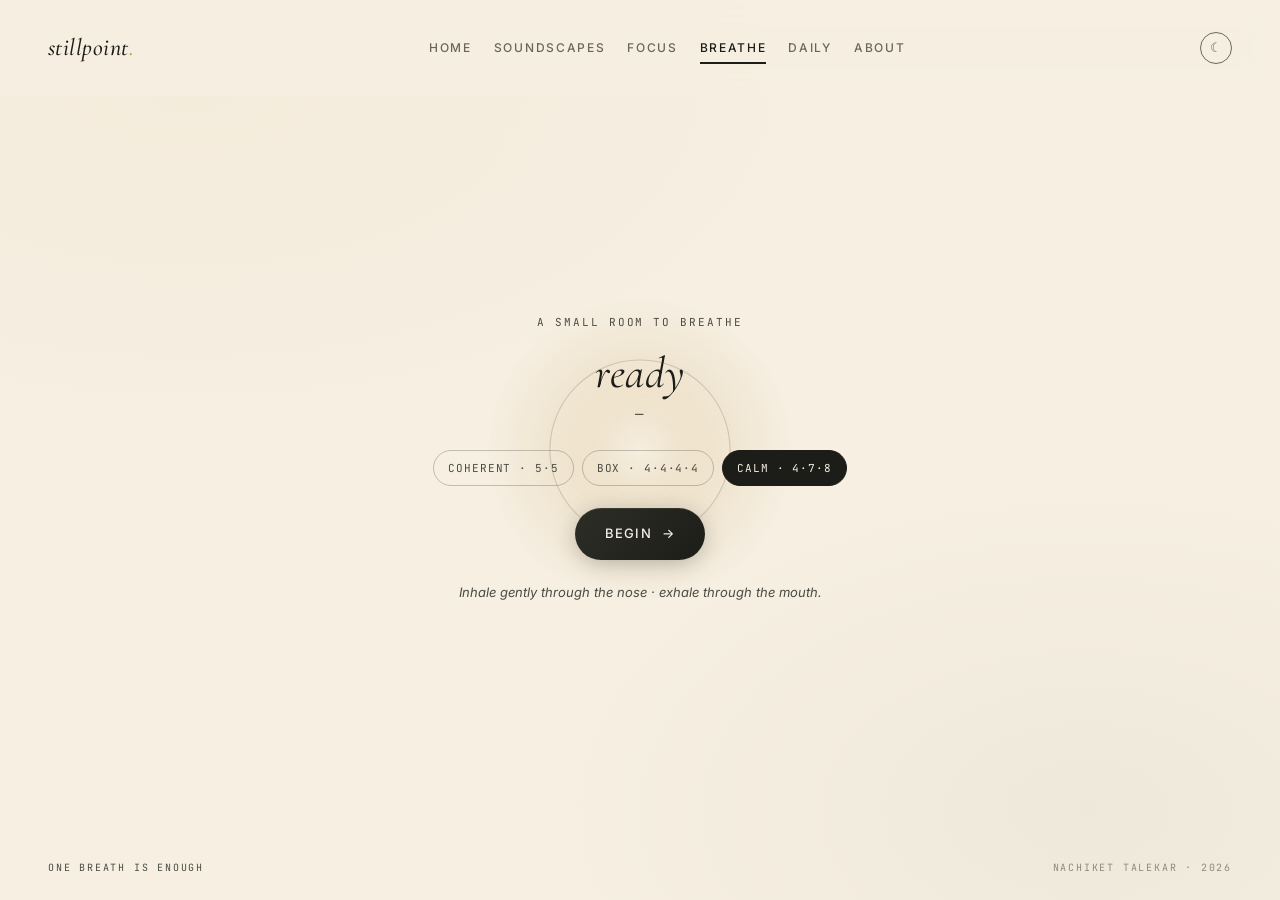
<file: breathe/index.html>
<!doctype html>
<html lang="en">
<head>
<meta charset="utf-8" />
<meta name="viewport" content="width=device-width, initial-scale=1, viewport-fit=cover" />
<title>Breathe — Stillpoint</title>
<meta name="description" content="A guided breathing room. One minute, three minutes, or as long as you stay. Pick a rhythm, follow the circle." />
<meta name="theme-color" content="#f6efe2" />
<link rel="icon" href="/favicon.svg" type="image/svg+xml" />
<meta property="og:title" content="Breathe — Stillpoint" />
<meta property="og:description" content="A guided breathing room. Pick a rhythm, follow the circle." />
<meta property="og:image" content="https://thestillpoint.in/og-preview.png" />
<meta property="og:url" content="https://thestillpoint.in/breathe" />
<meta property="og:type" content="website" />
<meta name="twitter:card" content="summary_large_image" />
<link rel="canonical" href="https://thestillpoint.in/breathe" />
<link rel="preconnect" href="https://fonts.googleapis.com" />
<link rel="preconnect" href="https://fonts.gstatic.com" crossorigin />
<link href="https://fonts.googleapis.com/css2?family=Cormorant+Garamond:ital,wght@0,400;0,500;1,400;1,500&family=Inter:wght@400;500;600&family=JetBrains+Mono:wght@400;500&display=swap" rel="stylesheet" />
<link rel="stylesheet" href="/css/style.css" />
</head>
<body data-page="breathe">

<div class="boot" id="boot" aria-hidden="true"><span class="boot__dot"></span></div>

<nav class="nav" id="nav">
  <a class="nav__brand" href="/">stillpoint<span>.</span></a>
  <div class="nav__links">
    <a href="/">Home</a>
    <a href="/soundscapes/">Soundscapes</a>
    <a href="/focus/">Focus</a>
    <a href="/breathe/" class="is-active">Breathe</a>
    <a href="/daily/">Daily</a>
    <a href="/about/">About</a>
  </div>
  <div class="nav__actions">
    <button class="nav__theme" id="navTheme" aria-label="Toggle theme">☾</button>
    <button class="nav__menu" id="navMenu" aria-label="Menu">≡</button>
  </div>
</nav>


<main class="breathe">
  <canvas class="breathe__canvas" id="breatheCanvas"></canvas>

  <div class="breathe__panel">
    <p class="breathe__eyebrow">A small room to breathe</p>
    <div class="breathe__phase" id="breathePhase">ready</div>
    <div class="breathe__count" id="breatheCount">—</div>

    <div class="breathe__patterns">
      <button class="breathe__chip" data-pattern="coherent">Coherent · 5·5</button>
      <button class="breathe__chip" data-pattern="box">Box · 4·4·4·4</button>
      <button class="breathe__chip is-active" data-pattern="478">Calm · 4·7·8</button>
    </div>

    <div class="breathe__controls">
      <button class="btn btn--primary" id="breatheToggle">Begin <span class="arrow">→</span></button>
    </div>

    <p class="breathe__hint" id="breatheHint">Inhale gently through the nose · exhale through the mouth.</p>
  </div>
</main>

<div class="bottom-line">
  <span>ONE BREATH IS ENOUGH</span>
  <span class="credit">Nachiket Talekar · 2026</span>
</div>

<script type="module" src="/js/breathe.js"></script>
<script type="module" src="/js/theme.js"></script>
<script type="module" src="/js/page.js"></script>
</body>
</html>
</file>
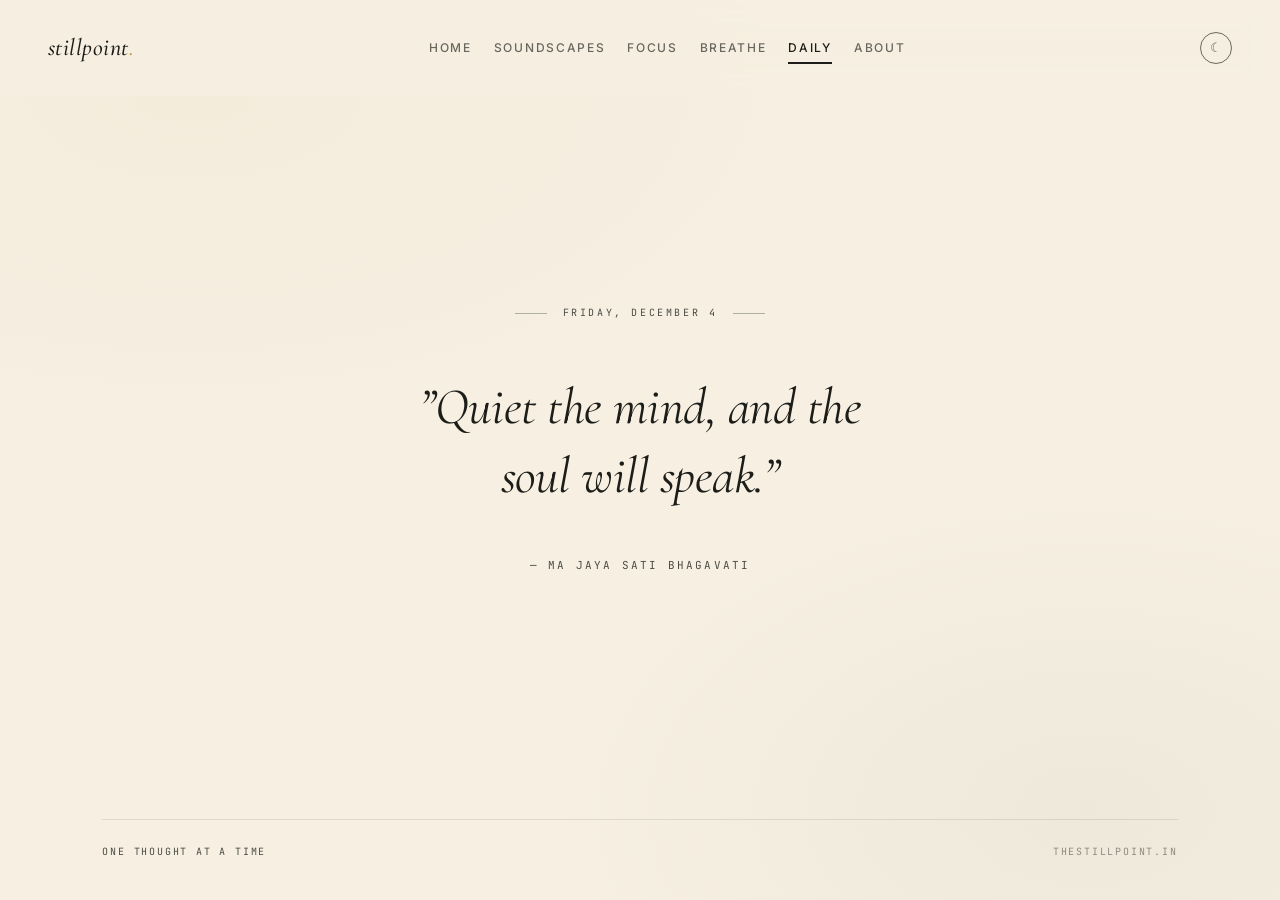
<file: daily/index.html>
<!doctype html>
<html lang="en">
<head>
<meta charset="utf-8" />
<meta name="viewport" content="width=device-width, initial-scale=1, viewport-fit=cover" />
<title>Daily — Stillpoint</title>
<meta name="description" content="One quiet thought for today." />
<meta name="theme-color" content="#f6efe2" />
<link rel="icon" href="/favicon.svg" type="image/svg+xml" />
<meta property="og:title" content="Daily — Stillpoint" />
<meta property="og:description" content="One quiet thought for today." />
<meta property="og:image" content="https://thestillpoint.in/og-preview.png" />
<meta property="og:url" content="https://thestillpoint.in/daily" />
<meta property="og:type" content="website" />
<meta name="twitter:card" content="summary_large_image" />
<link rel="canonical" href="https://thestillpoint.in/daily" />
<link rel="preconnect" href="https://fonts.googleapis.com" />
<link rel="preconnect" href="https://fonts.gstatic.com" crossorigin />
<link href="https://fonts.googleapis.com/css2?family=Cormorant+Garamond:ital,wght@0,400;0,500;1,400;1,500&family=Inter:wght@400;500;600&family=JetBrains+Mono:wght@400;500&display=swap" rel="stylesheet" />
<link rel="stylesheet" href="/css/style.css" />
</head>
<body data-page="daily">

<div class="boot" id="boot" aria-hidden="true"><span class="boot__dot"></span></div>

<nav class="nav" id="nav">
  <a class="nav__brand" href="/">stillpoint<span>.</span></a>
  <div class="nav__links">
    <a href="/">Home</a>
    <a href="/soundscapes/">Soundscapes</a>
    <a href="/focus/">Focus</a>
    <a href="/breathe/">Breathe</a>
    <a href="/daily/" class="is-active">Daily</a>
    <a href="/about/">About</a>
  </div>
  <div class="nav__actions">
    <button class="nav__theme" id="navTheme" aria-label="Toggle theme">☾</button>
    <button class="nav__menu" id="navMenu" aria-label="Menu">≡</button>
  </div>
</nav>

<main>
  <div id="daily" class="daily-page">
    <p class="daily-page__eyebrow daily__date"></p>
    <p class="daily__text"></p>
    <p class="daily__author"></p>
  </div>
</main>

<div class="bottom-line">
  <span>ONE THOUGHT AT A TIME</span>
  <span class="credit">thestillpoint.in</span>
</div>

<script type="module" src="/js/daily.js"></script>
<script type="module" src="/js/theme.js"></script>
<script type="module" src="/js/page.js"></script>
</body>
</html>
</file>
<file: css/style.css>
/* Stillpoint — design system */

:root {
  --cream: #f6efe2;
  --cream-2: #ede5d0;
  --sage: #8a9a73;
  --sage-deep: #5e6e4a;
  --ochre: #c4a050;
  --terracotta: #b46a4a;
  --ink: #1c1d18;
  --ink-soft: #4a4b44;
  --hairline: rgba(28, 29, 24, 0.10);
  --hairline-strong: rgba(28, 29, 24, 0.24);
  --shadow-soft: 0 32px 64px -32px rgba(28, 29, 24, 0.16);
  --shadow-card: 0 28px 56px -24px rgba(28, 29, 24, 0.28);
  --shadow-hover: 0 48px 80px -24px rgba(28, 29, 24, 0.38);

  --font-display: "Cormorant Garamond", "Iowan Old Style", "Apple Garamond", Georgia, serif;
  --font-body: "Inter", -apple-system, BlinkMacSystemFont, "Segoe UI", sans-serif;
  --font-mono: "JetBrains Mono", ui-monospace, "SF Mono", Menlo, monospace;
}

* { box-sizing: border-box; margin: 0; padding: 0; }

html, body {
  background: var(--cream);
  background-image:
    radial-gradient(ellipse 80% 60% at 15% 10%, rgba(196, 160, 80, 0.05) 0%, transparent 60%),
    radial-gradient(ellipse 70% 60% at 85% 90%, rgba(94, 110, 74, 0.05) 0%, transparent 60%);
  color: var(--ink);
  font-family: var(--font-body);
  font-size: 16px;
  line-height: 1.65;
  -webkit-font-smoothing: antialiased;
  -moz-osx-font-smoothing: grayscale;
  overflow-x: hidden;
}

a { color: inherit; text-decoration: none; }
button { font: inherit; color: inherit; background: none; border: none; cursor: pointer; }
canvas { display: block; }

::selection { background: var(--ochre); color: var(--cream); }

/* ─── Keyboard focus styles ─── */
:focus-visible {
  outline: 2px solid var(--ochre);
  outline-offset: 3px;
  border-radius: 4px;
}
.btn:focus-visible {
  outline: 2px solid var(--ochre);
  outline-offset: 5px;
  border-radius: 999px;
}
.scape:focus-visible {
  outline: 2px solid var(--ochre);
  outline-offset: 4px;
  border-radius: 24px;
}
.nav__links a:focus-visible {
  outline: 2px solid var(--ochre);
  outline-offset: 3px;
  border-radius: 2px;
}

/* ─── WebGL fallback (no-webgl class added by page.js) ─── */
.no-webgl #stage,
.no-webgl .scene-stage {
  background: linear-gradient(to bottom, #f8f3ec 0%, #f0e4c8 48%, #e8d4a8 100%);
}

/* ─── Cursor pulse loader ─── */
.boot {
  position: fixed; inset: 0; background: var(--cream);
  z-index: 1000; display: grid; place-items: center;
  transition: opacity 1s ease 0.2s, visibility 0s linear 1.2s;
}
.boot.hidden { opacity: 0; visibility: hidden; }
.boot__dot {
  width: 14px; height: 14px; border-radius: 50%;
  background: transparent;
  border: 1.5px solid var(--sage-deep);
  animation: pulse 2s ease-in-out infinite;
}
@keyframes pulse {
  0%, 100% { transform: scale(0.8); opacity: 0.4; }
  50% { transform: scale(1.3); opacity: 1; }
}

/* ─── Navigation ─── */
.nav {
  position: fixed; top: 0; left: 0; right: 0;
  display: flex; align-items: center; justify-content: space-between;
  padding: 28px 48px;
  z-index: 50;
  mix-blend-mode: difference;
  color: #f6efe2;
}
.nav__brand {
  font-family: var(--font-display);
  font-style: italic;
  font-size: 24px;
  font-weight: 500;
  letter-spacing: 0.02em;
}
.nav__brand span { color: var(--ochre); }
.nav__links {
  display: flex; gap: 22px;
  font-size: 12px;
  letter-spacing: 0.14em;
  text-transform: uppercase;
  font-weight: 500;
}
.nav__menu {
  display: none;
  width: 36px; height: 36px;
  border-radius: 50%;
  background: rgba(34,35,31,0.82);
  backdrop-filter: blur(8px);
  -webkit-backdrop-filter: blur(8px);
  color: #f6efe2;
  align-items: center; justify-content: center;
  font-size: 15px;
  transition: background 0.3s;
}
.nav.is-open .nav__links {
  display: flex; flex-direction: column;
  position: absolute; top: 64px; right: 18px;
  gap: 14px;
  background: rgba(26, 27, 22, 0.96);
  backdrop-filter: blur(20px) saturate(120%);
  -webkit-backdrop-filter: blur(20px) saturate(120%);
  color: #f6efe2;
  padding: 20px 26px;
  border-radius: 20px;
  font-size: 12px;
  mix-blend-mode: normal;
  box-shadow: 0 16px 48px -8px rgba(0,0,0,0.28);
}
.nav__links a {
  position: relative;
  padding: 4px 0;
  transition: opacity 0.3s ease;
}
.nav__links a::after {
  content: ""; position: absolute; left: 0; right: 0; bottom: -2px;
  height: 1.5px; background: currentColor;
  transform: scaleX(0); transform-origin: left;
  transition: transform 0.5s cubic-bezier(0.7, 0, 0.2, 1);
}
.nav__links a:hover::after,
.nav__links a.is-active::after { transform: scaleX(1); }
.nav__links a.is-active { opacity: 1; }
.nav__links a { opacity: 0.65; }
.nav__links a:hover { opacity: 1; }

@media (max-width: 820px) {
  .nav {
    padding: 14px 22px;
    mix-blend-mode: normal;
    color: var(--ink);
    background: linear-gradient(to bottom,
      rgba(246, 239, 226, 0.92) 0%,
      rgba(246, 239, 226, 0.7) 70%,
      rgba(246, 239, 226, 0) 100%);
    backdrop-filter: blur(8px);
    -webkit-backdrop-filter: blur(8px);
  }
  .nav__brand { font-size: 20px; }
  .nav__menu { display: flex; }
  .nav__links { display: none; }
  .nav.is-open { color: #f6efe2; background: transparent; backdrop-filter: none; -webkit-backdrop-filter: none; }
}

/* ─── Page scaffolding ─── */
.scene-stage {
  position: relative;
  width: 100vw;
  height: 100vh;
  height: 100svh;
  overflow: hidden;
}
.scene-stage canvas {
  position: absolute; inset: 0;
  width: 100%; height: 100%;
}

.overlay {
  position: relative;
  z-index: 5;
  height: 100%;
  display: flex;
  flex-direction: column;
  justify-content: flex-end;
  padding: 0 8vw max(12vh, calc(88px + env(safe-area-inset-bottom, 0px)));
  pointer-events: none;
}
.overlay > * { pointer-events: auto; }
.overlay::before {
  content: ""; position: absolute; inset: 0;
  background: linear-gradient(to bottom,
    rgba(246, 239, 226, 0) 35%,
    rgba(246, 239, 226, 0.40) 72%,
    rgba(246, 239, 226, 0.68) 100%);
  pointer-events: none;
  z-index: -1;
}
@media (max-width: 720px) {
  .overlay { padding: 0 28px calc(96px + env(safe-area-inset-bottom, 0px)); }
}

.eyebrow {
  font-size: 11px;
  letter-spacing: 0.32em;
  text-transform: uppercase;
  color: var(--ink-soft);
  margin-bottom: 24px;
  font-weight: 500;
}
.eyebrow::before {
  content: ""; display: inline-block;
  width: 28px; height: 1px;
  background: var(--ink-soft);
  vertical-align: middle;
  margin-right: 12px;
}

.display {
  font-family: var(--font-display);
  font-weight: 400;
  font-size: clamp(48px, 9vw, 132px);
  line-height: 0.95;
  letter-spacing: -0.02em;
  color: var(--ink);
  max-width: 14ch;
}
.display em {
  font-style: italic;
  color: var(--ochre);
}

.lede {
  margin-top: 24px;
  font-size: clamp(15px, 1.2vw, 18px);
  max-width: 44ch;
  color: var(--ink-soft);
  line-height: 1.7;
}

.cta-row {
  margin-top: 36px;
  display: flex; gap: 14px; flex-wrap: wrap;
}

.btn {
  display: inline-flex; align-items: center; gap: 10px;
  padding: 15px 30px;
  border-radius: 999px;
  font-size: 13px;
  letter-spacing: 0.10em;
  text-transform: uppercase;
  font-weight: 500;
  transition: all 0.5s cubic-bezier(0.7, 0, 0.2, 1);
}
@media (max-width: 720px) {
  .btn { padding: 13px 24px; font-size: 11.5px; letter-spacing: 0.10em; gap: 8px; }
  .cta-row { gap: 12px; margin-top: 32px; }
  .display { font-size: clamp(40px, 11.5vw, 72px) !important; }
  .lede { margin-top: 22px; font-size: 14.5px; line-height: 1.70; }
  .eyebrow { margin-bottom: 20px; font-size: 10px; }
}
.btn--primary {
  background: linear-gradient(135deg, #2c2e26 0%, var(--ink) 100%);
  color: var(--cream);
  box-shadow: 0 4px 24px -4px rgba(28,29,24,0.36), 0 1px 0 rgba(255,255,255,0.08) inset;
}
.btn--primary:hover {
  background: linear-gradient(135deg, var(--sage-deep) 0%, #4a5838 100%);
  transform: translateY(-2px);
  box-shadow: 0 10px 32px -4px rgba(94,110,74,0.42), 0 1px 0 rgba(255,255,255,0.08) inset;
}
.btn--primary:active { transform: translateY(0); }
.btn--ghost {
  border: 1px solid var(--hairline-strong);
  color: var(--ink);
  background: rgba(246, 239, 226, 0.45);
  backdrop-filter: blur(8px);
  -webkit-backdrop-filter: blur(8px);
}
.btn--ghost:hover {
  border-color: var(--ink);
  background: rgba(246, 239, 226, 0.75);
  transform: translateY(-2px);
}
.btn--ghost:active { transform: translateY(0); }
.btn .arrow {
  transition: transform 0.4s cubic-bezier(0.7, 0, 0.2, 1);
}
.btn:hover .arrow { transform: translateX(4px); }

/* ─── Page indicator (below brand, left) ─── */
.indicator {
  position: fixed; top: 82px; left: 48px;
  font-family: var(--font-mono);
  font-size: 11px;
  letter-spacing: 0.14em;
  color: var(--ink-soft);
  z-index: 30;
}
.indicator span { color: var(--ink); }

@media (max-width: 820px) {
  .indicator { display: none; }
}

/* ─── Footer / bottom credit ─── */
.bottom-line {
  position: fixed;
  left: 48px; right: 48px;
  bottom: max(24px, env(safe-area-inset-bottom, 24px));
  display: flex; justify-content: space-between; align-items: center;
  font-family: var(--font-mono);
  font-size: 10px;
  letter-spacing: 0.18em;
  text-transform: uppercase;
  color: var(--ink-soft);
  z-index: 40;
  pointer-events: none;
}
/* Scrollable pages: let the credit live in document flow at the end */
body[data-page="soundscapes"] .bottom-line,
body[data-page="about"] .bottom-line {
  position: static;
  padding-top: 24px;
  border-top: 1px solid var(--hairline);
}
body[data-page="soundscapes"] .bottom-line {
  margin: 48px 8vw 40px;
}
body[data-page="about"] .bottom-line {
  margin: 0 8vw 40px;
}
@media (max-width: 720px) {
  body[data-page="soundscapes"] .bottom-line {
    margin: 52px 24px 44px;
  }
  body[data-page="about"] .bottom-line {
    margin: 0 24px 44px;
  }
}
/* Hide home bottom-line on mobile — too long, overlaps CTAs */
@media (max-width: 720px) {
  body[data-page="home"] .bottom-line { display: none; }
}

/* Breathe + Focus: footer anchored to true bottom of viewport on mobile */
@media (max-width: 820px) {
  body[data-page="breathe"] .bottom-line,
  body[data-page="focus"] .bottom-line {
    bottom: 0;
    padding-bottom: env(safe-area-inset-bottom, 8px);
  }
}
.bottom-line span { pointer-events: auto; }
.bottom-line .credit { opacity: 0.6; transition: opacity 0.3s; }
.bottom-line .credit:hover { opacity: 1; }

@media (max-width: 720px) {
  .bottom-line {
    left: 24px; right: 24px; font-size: 9px;
    flex-direction: column; align-items: flex-start;
    gap: 5px;
    bottom: max(20px, env(safe-area-inset-bottom, 20px));
  }
  .bottom-line .credit { align-self: flex-end; }
}

/* ─── Soundscapes grid ─── */
/* Glass nav override — mix-blend-mode:difference breaks against Three.js canvases */
body[data-page="soundscapes"] .nav {
  mix-blend-mode: normal;
  color: var(--ink);
  background: rgba(246, 239, 226, 0.88);
  backdrop-filter: blur(16px) saturate(120%);
  -webkit-backdrop-filter: blur(16px) saturate(120%);
}
[data-theme="dark"] body[data-page="soundscapes"] .nav {
  background: rgba(26, 24, 18, 0.90);
  color: #f2eadc;
}
.scapes {
  position: relative;
  padding: 140px 8vw 80px;
}
.scapes__head {
  display: flex; justify-content: space-between; align-items: flex-end;
  flex-wrap: wrap; gap: 24px;
  margin-bottom: 40px;
  padding-bottom: 32px;
  border-bottom: 1px solid var(--hairline);
}
.scapes__head h1 {
  font-family: var(--font-display);
  font-size: clamp(40px, 6vw, 84px);
  font-weight: 400;
  line-height: 1;
  letter-spacing: -0.015em;
}
.scapes__head h1 em { font-style: italic; color: var(--sage-deep); }
.scapes__hint {
  font-size: 13px;
  color: var(--ink-soft);
  max-width: 36ch;
  line-height: 1.6;
}

.scape-grid {
  display: grid;
  grid-template-columns: repeat(2, 1fr);
  gap: 28px;
}
@media (min-width: 1140px) {
  .scape-grid { grid-template-columns: repeat(3, 1fr); }
}
.scape--wide { grid-column: 1 / -1; aspect-ratio: 21 / 8; }
.scape--wide .scape__label {
  justify-content: center;
  text-align: center;
}
.scape--wide .scape__label > div {
  display: flex; flex-direction: column; align-items: center;
}
.scape--wide .scape__label h3 { font-size: 30px; }
.scape--wide .scape__label .scape__meta { display: none; }
@media (max-width: 820px) {
  .scape-grid { grid-template-columns: 1fr; gap: 20px; }
  .scape--wide { aspect-ratio: 4 / 3; }
  .scapes { padding: 104px 26px 60px; }
}
@media (max-width: 720px) {
  .scapes { padding: 96px 24px 60px; }
  .scapes__head {
    flex-direction: column; align-items: flex-start;
    margin-bottom: 48px; padding-bottom: 28px; gap: 16px;
  }
  .scapes__head h1 { font-size: clamp(36px, 10.5vw, 56px); }
  .scapes__hint { font-size: 13px; max-width: unset; }
  .scape { aspect-ratio: 3 / 2; }
  .scape__label { left: 20px; bottom: 18px; right: 20px; }
}

.scape {
  position: relative;
  border-radius: 22px;
  overflow: hidden;
  background: var(--cream-2);
  aspect-ratio: 4 / 3;
  cursor: pointer;
  transition: transform 0.7s cubic-bezier(0.7, 0, 0.2, 1), box-shadow 0.7s;
  box-shadow: var(--shadow-card), inset 0 1px 0 rgba(255,255,255,0.20);
}
.scape:hover {
  transform: translateY(-4px) scale(1.006);
  box-shadow: var(--shadow-hover), inset 0 1px 0 rgba(255,255,255,0.24);
}
.scape:active { transform: translateY(-2px) scale(1.002); }
.scape canvas { width: 100%; height: 100%; display: block; }

/* Gradient overlay for text legibility */
.scape::after {
  content: "";
  position: absolute;
  inset: 0;
  background: linear-gradient(to top,
    rgba(10, 11, 8, 0.80) 0%,
    rgba(10, 11, 8, 0.26) 38%,
    rgba(10, 11, 8, 0.06) 60%,
    transparent 76%);
  border-radius: inherit;
  pointer-events: none;
  z-index: 1;
}

.scape__label {
  position: absolute;
  left: 24px; bottom: 22px; right: 24px;
  display: flex; justify-content: space-between; align-items: flex-end;
  color: #f6efe2;
  pointer-events: none;
  z-index: 2;
}
.scape__label h3 {
  font-family: var(--font-display);
  font-size: 34px;
  font-weight: 400;
  font-style: italic;
  line-height: 1;
}
.scape__label p {
  font-size: 11px;
  letter-spacing: 0.2em;
  text-transform: uppercase;
  margin-top: 5px;
  opacity: 0.82;
}
.scape__meta {
  font-family: var(--font-mono);
  font-size: 9px;
  letter-spacing: 0.16em;
  text-transform: uppercase;
  text-align: right;
  opacity: 0.65;
}

@media (max-width: 720px) {
  .scape__label h3 { font-size: 28px; }
  .scape__label p { font-size: 10.5px; }
  .scape__meta { font-size: 9px; }
}

.scape__play {
  position: absolute; top: 18px; right: 18px;
  width: 46px; height: 46px;
  border-radius: 50%;
  background: rgba(255, 255, 255, 0.93);
  backdrop-filter: blur(8px);
  -webkit-backdrop-filter: blur(8px);
  color: var(--ink);
  display: grid; place-items: center;
  z-index: 3;
  transition: background 0.4s, transform 0.4s, box-shadow 0.4s;
  pointer-events: none;
  box-shadow: 0 4px 20px rgba(0,0,0,0.24), 0 1px 0 rgba(255,255,255,0.6) inset;
}

/* SVG icon — show play, hide pause by default */
.scape__icon { display: block; position: relative; }
.scape__icon .icon--pause { opacity: 0; }
.scape__icon .icon--play  { opacity: 1; }

/* When playing: swap to pause icon */
.scape.is-playing .scape__icon .icon--play  { opacity: 0; }
.scape.is-playing .scape__icon .icon--pause { opacity: 1; }

.scape:hover .scape__play { transform: scale(1.10); box-shadow: 0 6px 28px rgba(0,0,0,0.30), 0 1px 0 rgba(255,255,255,0.6) inset; }
.scape.is-playing .scape__play {
  background: var(--ochre);
  color: #fff;
  box-shadow: 0 4px 24px rgba(196, 160, 80, 0.52), 0 1px 0 rgba(255,255,255,0.2) inset;
}
.scape__pulse {
  position: absolute; inset: 0;
  border-radius: 50%;
  border: 1.5px solid var(--ochre);
  opacity: 0;
}
.scape.is-playing .scape__pulse {
  animation: ringPulse 2s ease-out infinite;
}
@keyframes ringPulse {
  0% { transform: scale(1); opacity: 0.6; }
  100% { transform: scale(2.2); opacity: 0; }
}

/* ─── Mixer dock ─── */
.mixer {
  position: fixed;
  left: 50%;
  bottom: 28px;
  transform: translateX(-50%) translateY(160%);
  background: rgba(248, 243, 236, 0.96);
  backdrop-filter: blur(32px) saturate(160%);
  -webkit-backdrop-filter: blur(32px) saturate(160%);
  border: 1px solid rgba(255,255,255,0.7);
  border-radius: 24px;
  padding: 18px 26px;
  display: flex;
  align-items: center;
  gap: 28px;
  box-shadow: 0 24px 60px -12px rgba(28,29,24,0.28),
              0 0 0 1px rgba(255,255,255,0.8) inset,
              0 1px 0 rgba(255,255,255,1) inset;
  z-index: 70;
  transition: transform 0.65s cubic-bezier(0.7, 0, 0.2, 1);
  max-width: calc(100vw - 40px);
  overflow-x: auto;
}
.mixer.is-active { transform: translateX(-50%) translateY(0); }
.mixer__title {
  font-family: var(--font-mono);
  font-size: 9px;
  letter-spacing: 0.22em;
  text-transform: uppercase;
  color: var(--ink-soft);
  flex-shrink: 0;
}
.mixer__lane {
  display: flex; align-items: center; gap: 10px;
  flex-shrink: 0;
  opacity: 0.45;
  transition: opacity 0.35s;
}
.mixer__lane.is-active { opacity: 1; }
.mixer__name {
  font-family: var(--font-display);
  font-style: italic;
  font-size: 14px;
  color: var(--ink);
  min-width: 64px;
}
.mixer__slider {
  -webkit-appearance: none; appearance: none;
  width: 80px; height: 2px;
  background: linear-gradient(to right,
    var(--sage-deep) 0%,
    var(--sage-deep) var(--fill, 60%),
    var(--hairline-strong) var(--fill, 60%),
    var(--hairline-strong) 100%
  );
  outline: none; border-radius: 2px;
}
.mixer__slider::-webkit-slider-thumb {
  -webkit-appearance: none; appearance: none;
  width: 14px; height: 14px;
  border-radius: 50%; background: var(--sage-deep);
  cursor: pointer;
  box-shadow: 0 2px 6px rgba(0,0,0,0.18);
  transition: transform 0.2s;
}
.mixer__slider::-webkit-slider-thumb:hover { transform: scale(1.2); }
.mixer__slider::-moz-range-thumb {
  width: 14px; height: 14px;
  border-radius: 50%; background: var(--sage-deep);
  cursor: pointer; border: none;
}
.mixer__slider {
  touch-action: pan-y;
}

@media (max-width: 720px) {
  .mixer {
    display: grid;
    grid-template-columns: 1fr 1fr;
    column-gap: 20px;
    row-gap: 20px;
    align-items: start;
    bottom: 18px;
    padding: 20px 22px 22px;
    border-radius: 22px;
    overflow-x: hidden;
  }
  .mixer__title { grid-column: 1 / -1; }
  .mixer__lane {
    flex-direction: column;
    align-items: flex-start;
    gap: 10px;
    width: 100%;
  }
  .mixer__name { font-size: 13px; min-width: unset; }

  /* 44px tall input = reliable touch target; track rendered via pseudo-element */
  .mixer__slider { width: 100%; height: 44px; background: transparent; }
  .mixer__slider::-webkit-slider-runnable-track {
    height: 4px; border-radius: 2px;
    background: linear-gradient(to right,
      var(--sage-deep) 0%, var(--sage-deep) var(--fill, 60%),
      var(--hairline-strong) var(--fill, 60%), var(--hairline-strong) 100%
    );
  }
  .mixer__slider::-webkit-slider-thumb {
    -webkit-appearance: none; appearance: none;
    width: 26px; height: 26px; border-radius: 50%;
    background: var(--sage-deep);
    box-shadow: 0 2px 8px rgba(0,0,0,0.24);
    margin-top: -11px;
  }
  .mixer__slider::-moz-range-track {
    height: 4px; border-radius: 2px;
    background: linear-gradient(to right,
      var(--sage-deep) 0%, var(--sage-deep) var(--fill, 60%),
      var(--hairline-strong) var(--fill, 60%), var(--hairline-strong) 100%
    );
  }
  .mixer__slider::-moz-range-thumb {
    width: 26px; height: 26px; border-radius: 50%;
    background: var(--sage-deep); border: none;
    box-shadow: 0 2px 8px rgba(0,0,0,0.24);
  }
}

/* ─── Focus page ─── */
body[data-page="focus"] { overflow: hidden; }

.focus {
  position: fixed;
  inset: 0;
  display: flex;
  flex-direction: column;
  padding-top: 80px;   /* desktop nav height */
  padding-bottom: 56px; /* desktop footer clearance */
}
.focus .scene-stage {
  position: absolute; inset: 0;
}

/* Timer — always visible, floats over the scene */
.focus__timer-zone {
  position: relative; z-index: 5;
  flex: 1 1 auto;
  display: flex;
  flex-direction: column;
  align-items: center;
  justify-content: center;
  text-align: center;
  padding: 24px 32px 16px;
  min-height: 0;
  background: radial-gradient(ellipse 80% 70% at 50% 55%, rgba(246,239,226,0.25) 0%, transparent 75%);
}

/* Controls drawer — glass panel anchored to bottom of the layout */
.focus__drawer {
  position: relative; z-index: 5;
  flex: 0 0 auto;
  max-height: 52vh;
  overflow-y: auto;
  text-align: center;
  background: rgba(248, 243, 236, 0.90);
  backdrop-filter: blur(36px) saturate(150%);
  -webkit-backdrop-filter: blur(36px) saturate(150%);
  border: 1px solid rgba(255,255,255,0.75);
  border-radius: 28px;
  margin: 0 32px 28px;
  padding: 28px 36px 32px;
  box-shadow: 0 20px 60px -12px rgba(28,29,24,0.22),
              0 -12px 40px -8px rgba(28,29,24,0.10),
              0 0 0 1px rgba(255,255,255,0.5) inset,
              0 1px 0 rgba(255,255,255,0.9) inset;
}

.focus__eyebrow {
  font-size: 11px; letter-spacing: 0.32em;
  text-transform: uppercase; color: var(--ink-soft);
  margin-bottom: 16px;
}
.focus__time {
  font-family: var(--font-display);
  font-size: clamp(80px, 14vw, 152px);
  font-weight: 300;
  line-height: 1;
  letter-spacing: -0.02em;
  color: var(--ink);
  font-variant-numeric: tabular-nums;
}
.focus__phase {
  margin-top: 6px;
  font-family: var(--font-display);
  font-style: italic;
  font-size: 22px;
  color: var(--sage-deep);
}
.focus__sessions {
  margin-top: 6px;
  font-family: var(--font-mono);
  font-size: 10px;
  letter-spacing: 0.2em;
  text-transform: uppercase;
  color: var(--sage-deep);
  min-height: 14px;
}
.focus__controls {
  display: flex; justify-content: center; gap: 8px;
  flex-wrap: wrap;
}
.focus__controls .btn {
  padding: 11px 22px;
  font-size: 12px;
  letter-spacing: 0.1em;
}
.focus__chip {
  font-size: 10px;
  letter-spacing: 0.14em;
  text-transform: uppercase;
  padding: 8px 14px;
  border-radius: 999px;
  border: 1px solid var(--hairline-strong);
  transition: all 0.3s;
}
.focus__chip:hover { border-color: var(--ink); background: rgba(34,35,31,0.04); }
.focus__chip.is-active {
  background: var(--ink); color: var(--cream); border-color: var(--ink);
}
.focus__sound {
  margin-top: 20px;
  padding-top: 20px;
  border-top: 1px solid var(--hairline);
  display: flex; justify-content: center; gap: 4px;
  flex-wrap: wrap;
}
.focus__sound button {
  font-size: 10px; padding: 7px 12px;
  border-radius: 999px;
  letter-spacing: 0.1em;
  text-transform: uppercase;
  color: var(--ink-soft);
  transition: color 0.3s, background 0.3s;
  border: 1px solid transparent;
}
.focus__sound button:hover {
  color: var(--ink);
  background: rgba(34,35,31,0.06);
  border-color: var(--hairline);
}
.focus__sound button.is-active {
  color: var(--ochre);
  font-weight: 600;
  background: rgba(195,152,69,0.1);
  border-color: rgba(195,152,69,0.28);
}

@media (max-width: 820px) {
  /* Mobile: normal scrollable layout — no viewport lock */
  body[data-page="focus"] { overflow-y: auto; }

  .focus {
    position: relative;      /* out of fixed — participates in scroll */
    min-height: 100svh;
    min-height: 100vh;
    padding-top: 80px;       /* clear the fixed nav */
    padding-bottom: 64px;    /* clear the fixed footer (now flush to bottom) */
  }

  /* Keep the Three.js scene fixed so it stays as a background */
  .focus .scene-stage {
    position: fixed;
    inset: 0;
    height: 100vh;
    height: 100svh;
  }

  /* Timer zone: natural height, no flex-grow, compact padding */
  .focus__timer-zone {
    flex: 0 0 auto;
    justify-content: flex-start;
    padding: 20px 24px 16px;
    min-height: auto;
  }

  /* Drawer: full card (not bottom-anchored), no height cap */
  .focus__drawer {
    flex: 0 0 auto;
    max-height: none;
    overflow-y: visible;
    margin: 0 16px;
    padding: 24px 20px 32px;
    border-radius: 24px;              /* full corners — it's a card now */
    border: 1px solid rgba(255,255,255,0.75); /* restore all four sides */
  }

  .focus__time { font-size: clamp(58px, 15vw, 88px); }
  .focus__phase { font-size: 18px; }
  .focus__eyebrow { margin-bottom: 10px; }
  .focus__sound { margin-top: 14px; padding-top: 14px; }
  .focus__sound button { padding: 8px 12px; }
}

/* ─── About page ─── */
body[data-page="about"] .nav {
  mix-blend-mode: normal;
  color: var(--ink);
  background: rgba(246, 239, 226, 0.88);
  backdrop-filter: blur(16px) saturate(120%);
  -webkit-backdrop-filter: blur(16px) saturate(120%);
}
[data-theme="dark"] body[data-page="about"] .nav {
  background: rgba(26, 24, 18, 0.90);
  color: #f2eadc;
}
body[data-page="about"] {
  display: flex;
  flex-direction: column;
  min-height: 100vh;
}
body[data-page="about"] main.about {
  flex: 1;
}
.about {
  position: relative;
  display: grid;
  grid-template-columns: 1fr 1fr;
}
@media (max-width: 880px) {
  .about { grid-template-columns: 1fr; }
}
.about__art {
  position: relative;
  min-height: 60vh;
  background: var(--cream-2);
  overflow: hidden;
}
.about__art canvas { position: absolute; inset: 0; }
.about__copy {
  padding: 140px 8vw 120px;
  display: flex;
  flex-direction: column;
  justify-content: center;
}
@media (max-width: 880px) {
  .about__copy { padding: 80px 28px 100px; }
  .about__copy h1 { font-size: clamp(36px, 10vw, 56px); margin-bottom: 28px; }
  .about__copy p { font-size: 16px; margin-bottom: 20px; line-height: 1.75; }
  .about__signature { margin-top: 36px; font-size: 20px; }
  .about__signature small { font-size: 9px; }
}
.about__copy h1 {
  font-family: var(--font-display);
  font-size: clamp(40px, 5vw, 72px);
  font-weight: 400;
  line-height: 1.05;
  letter-spacing: -0.01em;
  margin-bottom: 28px;
}
.about__copy h1 em { font-style: italic; color: var(--sage-deep); }
.about__copy p {
  color: var(--ink-soft);
  font-size: 17px;
  margin-bottom: 20px;
  max-width: 50ch;
  line-height: 1.78;
}
.about__copy p strong { color: var(--ink); font-weight: 600; }
.about__signature {
  margin-top: 40px;
  font-family: var(--font-display);
  font-style: italic;
  font-size: 22px;
  color: var(--ink);
}
.about__signature small {
  display: block;
  font-family: var(--font-mono);
  font-style: normal;
  font-size: 10px;
  letter-spacing: 0.22em;
  text-transform: uppercase;
  color: var(--ink-soft);
  margin-top: 6px;
}

/* ─── Audio enable banner ─── */
.audio-toast {
  position: fixed; top: 88px; left: 50%;
  transform: translateX(-50%) translateY(-20px);
  background: var(--ink); color: var(--cream);
  padding: 12px 22px; border-radius: 999px;
  font-size: 10px; letter-spacing: 0.20em;
  text-transform: uppercase;
  opacity: 0; pointer-events: none;
  transition: all 0.55s cubic-bezier(0.7, 0, 0.2, 1);
  z-index: 80;
  box-shadow: 0 10px 36px -8px rgba(0,0,0,0.32), 0 1px 0 rgba(255,255,255,0.08) inset;
  white-space: nowrap;
}
.audio-toast.is-visible {
  opacity: 1; transform: translateX(-50%) translateY(0);
}

/* ─── Reveal-on-load ─── */
.reveal { opacity: 0; transform: translateY(32px); }
.is-ready .reveal {
  opacity: 1; transform: translateY(0);
  transition: opacity 1.4s cubic-bezier(0.65, 0, 0.2, 1),
              transform 1.4s cubic-bezier(0.65, 0, 0.2, 1);
}
.is-ready .reveal:nth-child(2) { transition-delay: 0.15s; }
.is-ready .reveal:nth-child(3) { transition-delay: 0.30s; }
.is-ready .reveal:nth-child(4) { transition-delay: 0.46s; }
.is-ready .reveal:nth-child(5) { transition-delay: 0.62s; }

/* Reduce motion */
@media (prefers-reduced-motion: reduce) {
  *, *::before, *::after {
    animation-duration: 0.01ms !important;
    animation-iteration-count: 1 !important;
    transition-duration: 0.01ms !important;
    scroll-behavior: auto !important;
  }
}

/* ─── Daily wisdom card (home) */
.daily {
  margin-top: 36px;
  padding-top: 24px;
  max-width: 540px;
  border-top: 1px solid var(--hairline);
  opacity: 0;
  transition: opacity 0.9s ease;
}
.daily.is-loaded { opacity: 1; }
.daily__label {
  font-family: var(--font-mono);
  font-size: 10px;
  letter-spacing: 0.18em;
  text-transform: uppercase;
  color: var(--ink-soft);
  margin-bottom: 10px;
}
.daily__text {
  font-family: var(--font-display);
  font-style: italic;
  font-weight: 400;
  font-size: clamp(17px, 2.1vw, 22px);
  line-height: 1.55;
  color: var(--ink);
  letter-spacing: 0.005em;
}
.daily__author {
  margin-top: 12px;
  font-family: var(--font-mono);
  font-size: 11px;
  letter-spacing: 0.10em;
  text-transform: uppercase;
  color: var(--ink-soft);
}

/* ─── Dark theme — warmth preserved, lightness inverted */
[data-theme="dark"] {
  --cream: #181510;
  --cream-2: #110f0a;
  --sage: #8a9a73;
  --sage-deep: #b4c598;
  --ochre: #d4aa5e;
  --terracotta: #c97f5a;
  --ink: #f2eadc;
  --ink-soft: #b4ac9e;
  --hairline: rgba(246, 239, 226, 0.10);
  --hairline-strong: rgba(246, 239, 226, 0.26);
  --shadow-card: 0 28px 56px -24px rgba(0, 0, 0, 0.52);
  --shadow-hover: 0 48px 80px -24px rgba(0, 0, 0, 0.65);
}
[data-theme="dark"] body { color-scheme: dark; }

/* ─── Nav action group (theme toggle + hamburger) */
.nav__actions {
  display: flex;
  align-items: center;
  gap: 10px;
  flex-shrink: 0;
}
.nav__theme {
  background: transparent;
  border: 1px solid currentColor;
  border-radius: 999px;
  width: 32px;
  height: 32px;
  display: inline-flex;
  align-items: center;
  justify-content: center;
  font-size: 13px;
  cursor: pointer;
  opacity: 0.65;
  transition: opacity 0.25s, transform 0.25s;
  flex-shrink: 0;
}
.nav__theme:hover { opacity: 1; }
.nav__theme:active { transform: scale(0.92); }

/* ─── Breathe page */
.breathe {
  position: relative;
  min-height: 100vh;
  display: flex;
  align-items: center;
  justify-content: center;
  padding: 96px 24px 80px;
}
.breathe__canvas {
  position: absolute;
  inset: 0;
  width: 100%;
  height: 100%;
  pointer-events: none;
}
.breathe__panel {
  position: relative;
  text-align: center;
  z-index: 2;
  padding: 24px;
  max-width: 480px;
}
.breathe__eyebrow {
  font-family: var(--font-mono);
  font-size: 11px;
  letter-spacing: 0.18em;
  text-transform: uppercase;
  color: var(--ink-soft);
  margin-bottom: 20px;
}
.breathe__phase {
  font-family: var(--font-display);
  font-style: italic;
  font-size: clamp(28px, 5vw, 44px);
  color: var(--ink);
  line-height: 1;
  text-transform: lowercase;
  letter-spacing: 0.01em;
}
.breathe__count {
  font-family: var(--font-mono);
  font-size: 14px;
  letter-spacing: 0.2em;
  color: var(--ink-soft);
  margin-top: 8px;
  margin-bottom: 24px;
  min-height: 18px;
}
.breathe__patterns {
  display: flex; gap: 8px; flex-wrap: wrap;
  justify-content: center; margin-bottom: 22px;
}
.breathe__chip {
  background: transparent;
  border: 1px solid var(--hairline-strong);
  border-radius: 999px;
  padding: 8px 14px;
  font-family: var(--font-mono);
  font-size: 11px;
  letter-spacing: 0.08em;
  text-transform: uppercase;
  color: var(--ink-soft);
  cursor: pointer;
  transition: background 0.25s, color 0.25s, border-color 0.25s;
}
.breathe__chip.is-active {
  background: var(--ink);
  color: var(--cream);
  border-color: var(--ink);
}
.breathe__controls {
  display: flex; justify-content: center;
  margin-top: 6px;
}
.breathe__hint {
  margin-top: 22px;
  font-family: var(--font-body);
  font-size: 13px;
  color: var(--ink-soft);
  font-style: italic;
}

@media (max-width: 720px) {
  .breathe { padding: 100px 28px 100px; }
  .breathe__panel { padding: 20px 0; }
  .breathe__eyebrow { margin-bottom: 28px; }
  .breathe__count { margin-bottom: 32px; }
  .breathe__patterns { gap: 10px; margin-bottom: 28px; }
  .breathe__controls { margin-top: 10px; }
  .breathe__hint { margin-top: 28px; font-size: 13.5px; }
}

/* ─── Breathe page: glass nav (same fix as soundscapes/about) ─── */
body[data-page="breathe"] .nav {
  mix-blend-mode: normal;
  color: var(--ink);
  background: rgba(246, 239, 226, 0.88);
  backdrop-filter: blur(16px) saturate(120%);
  -webkit-backdrop-filter: blur(16px) saturate(120%);
}
[data-theme="dark"] body[data-page="breathe"] .nav {
  background: rgba(26, 24, 18, 0.90);
  color: #f2eadc;
}

/* Breathe panel: dark mode glass backing so text reads clearly */
[data-theme="dark"] .breathe__panel {
  background: radial-gradient(ellipse 80% 70% at 50% 50%,
    rgba(18, 15, 10, 0.45) 0%,
    transparent 75%);
}
[data-theme="dark"] .breathe__chip {
  border-color: rgba(246, 239, 226, 0.22);
  color: #b4ac9e;
}
[data-theme="dark"] .breathe__chip.is-active {
  background: #f2eadc;
  color: #181510;
  border-color: #f2eadc;
}
[data-theme="dark"] .breathe__hint {
  color: #7a7268;
}

/* ─── Dark mode: fix hardcoded cream values that don't adapt */
[data-theme="dark"] .overlay::before {
  background: linear-gradient(to bottom,
    rgba(26, 24, 18, 0) 35%,
    rgba(26, 24, 18, 0.55) 72%,
    rgba(26, 24, 18, 0.78) 100%);
}
[data-theme="dark"] .focus__drawer {
  background: rgba(18, 15, 10, 0.96);
  border-color: rgba(246, 239, 226, 0.10);
  box-shadow: 0 20px 60px -12px rgba(0,0,0,0.72),
              0 -12px 40px -8px rgba(0,0,0,0.40),
              0 0 0 1px rgba(246, 239, 226, 0.08) inset,
              0 1px 0 rgba(246, 239, 226, 0.12) inset,
              0 0 80px -20px rgba(212, 170, 94, 0.18);
}
[data-theme="dark"] .focus__timer-zone {
  background: radial-gradient(ellipse 80% 70% at 50% 55%, rgba(18,15,10,0.32) 0%, transparent 75%);
}
[data-theme="dark"] .mixer {
  background: rgba(20, 17, 12, 0.97);
  border-color: rgba(246, 239, 226, 0.12);
  box-shadow: 0 24px 60px -12px rgba(0,0,0,0.62),
              0 0 0 1px rgba(255,255,255,0.07) inset,
              0 1px 0 rgba(255,255,255,0.10) inset;
}
/* Dark mode play button: dark pill with a bright border ring — visible on any scene */
[data-theme="dark"] .scape__play {
  background: rgba(14, 12, 8, 0.78);
  color: #f2eadc;
  border: 2px solid rgba(242, 234, 220, 0.72);
  box-shadow: 0 4px 24px rgba(0,0,0,0.70);
}
[data-theme="dark"] .scape:hover .scape__play {
  border-color: rgba(242, 234, 220, 1);
  box-shadow: 0 6px 28px rgba(0,0,0,0.80), 0 0 12px rgba(242,234,220,0.15);
}
[data-theme="dark"] .scape.is-playing .scape__play {
  border-color: transparent;
}
@media (max-width: 820px) {
  [data-theme="dark"] .nav {
    background: linear-gradient(to bottom,
      rgba(26, 24, 18, 0.95) 0%,
      rgba(26, 24, 18, 0.72) 70%,
      rgba(26, 24, 18, 0) 100%);
  }
}

/* ─── Dark mode: night tint over the daytime 3D scenes */
[data-theme="dark"] #stage::after,
[data-theme="dark"] .focus .scene-stage::after {
  content: "";
  position: absolute;
  inset: 0;
  pointer-events: none;
  z-index: 3;
}
[data-theme="dark"] #stage::after {
  /* Heavier at the top (sky) where it reads most clearly as "day") */
  background: linear-gradient(to bottom,
    rgba(8, 6, 20, 0.72) 0%,
    rgba(8, 6, 20, 0.52) 55%,
    rgba(8, 6, 20, 0.28) 100%);
}
[data-theme="dark"] .focus .scene-stage::after {
  background: rgba(8, 6, 20, 0.58);
}

/* ─── Dark mode: focus timer warm glow */
[data-theme="dark"] .focus__time {
  text-shadow: 0 0 60px rgba(216, 169, 88, 0.22);
}

/* ─── Dark mode: ghost button — fix hardcoded cream background */
[data-theme="dark"] .btn--ghost {
  background: rgba(246, 239, 226, 0.06);
  border-color: rgba(246, 239, 226, 0.20);
}
[data-theme="dark"] .btn--ghost:hover {
  background: rgba(246, 239, 226, 0.12);
  border-color: rgba(246, 239, 226, 0.36);
  transform: translateY(-2px);
}

/* ─── Dark mode: daily card ochre separator */
[data-theme="dark"] .daily {
  border-top-color: rgba(216, 169, 88, 0.24);
}
[data-theme="dark"] .daily__text {
  opacity: 0.92;
}

/* ─── Presets row (soundscapes, between header and grid) ─── */
.presets {
  display: flex;
  align-items: center;
  gap: 8px;
  flex-wrap: wrap;
  margin-bottom: 56px;
  padding-bottom: 32px;
  border-bottom: 1px solid var(--hairline);
}
.presets__label {
  font-family: var(--font-mono);
  font-size: 9px;
  letter-spacing: 0.22em;
  text-transform: uppercase;
  color: var(--ink-soft);
  margin-right: 6px;
  flex-shrink: 0;
}
.presets__btn {
  font-family: var(--font-display);
  font-style: italic;
  font-size: 16px;
  color: var(--ink-soft);
  border: 1px solid var(--hairline-strong);
  border-radius: 999px;
  padding: 7px 18px;
  background: rgba(246, 239, 226, 0.5);
  backdrop-filter: blur(8px);
  -webkit-backdrop-filter: blur(8px);
  transition: all 0.35s cubic-bezier(0.7, 0, 0.2, 1);
  cursor: pointer;
}
.presets__btn:hover {
  color: var(--ink);
  border-color: var(--sage-deep);
  background: rgba(246, 239, 226, 0.9);
}
.presets__btn.is-active {
  background: var(--ink);
  color: var(--cream);
  border-color: var(--ink);
}
[data-theme="dark"] .presets__btn {
  background: rgba(24, 21, 16, 0.6);
  border-color: rgba(246, 239, 226, 0.18);
}
[data-theme="dark"] .presets__btn:hover {
  background: rgba(24, 21, 16, 0.9);
  border-color: rgba(246, 239, 226, 0.38);
  color: var(--ink);
}
[data-theme="dark"] .presets__btn.is-active {
  background: var(--ink);
  color: var(--cream);
}
@media (max-width: 820px) {
  .presets { margin-bottom: 36px; padding-bottom: 24px; }
  .presets__btn { font-size: 14px; padding: 6px 14px; }
}

/* ─── Mixer: sleep-timer section ─── */
.mixer__sep {
  width: 1px;
  align-self: stretch;
  background: var(--hairline-strong);
  flex-shrink: 0;
  margin: 0 6px;
}
.mixer__sleep {
  display: flex;
  align-items: center;
  gap: 6px;
  flex-shrink: 0;
}
.mixer__sleep-title {
  font-family: var(--font-mono);
  font-size: 9px;
  letter-spacing: 0.22em;
  text-transform: uppercase;
  color: var(--ink-soft);
  margin-right: 2px;
  flex-shrink: 0;
}
.mixer__sleep-btn {
  font-family: var(--font-mono);
  font-size: 9px;
  letter-spacing: 0.10em;
  text-transform: uppercase;
  padding: 5px 9px;
  border-radius: 999px;
  border: 1px solid var(--hairline-strong);
  color: var(--ink-soft);
  cursor: pointer;
  transition: all 0.25s;
  flex-shrink: 0;
}
.mixer__sleep-btn:hover { color: var(--ink); border-color: var(--ink); background: rgba(28,29,24,0.05); }
.mixer__sleep-btn.is-active {
  background: var(--ink);
  color: var(--cream);
  border-color: var(--ink);
}
.mixer__sleep-cd {
  font-family: var(--font-mono);
  font-size: 11px;
  letter-spacing: 0.06em;
  color: var(--ochre);
  min-width: 36px;
  flex-shrink: 0;
}
@media (max-width: 720px) {
  .mixer__sep { width: 100%; height: 1px; grid-column: 1 / -1; margin: 4px 0; }
  .mixer__sleep { grid-column: 1 / -1; flex-wrap: wrap; gap: 8px; }
}

/* ─── Daily dedicated page ─── */
body[data-page="daily"] {
  display: flex;
  flex-direction: column;
  min-height: 100vh;
}
body[data-page="daily"] main { flex: 1; display: flex; }
body[data-page="daily"] .bottom-line {
  position: static;
  margin: 0 8vw 40px;
  padding-top: 24px;
  border-top: 1px solid var(--hairline);
}
body[data-page="daily"] .nav {
  mix-blend-mode: normal;
  color: var(--ink);
  background: rgba(246, 239, 226, 0.88);
  backdrop-filter: blur(16px) saturate(120%);
  -webkit-backdrop-filter: blur(16px) saturate(120%);
}
[data-theme="dark"] body[data-page="daily"] .nav {
  background: rgba(26, 24, 18, 0.90);
  color: #f2eadc;
}
.daily-page {
  flex: 1;
  display: flex;
  flex-direction: column;
  align-items: center;
  justify-content: center;
  padding: 140px 8vw 80px;
  text-align: center;
  width: 100%;
}
.daily-page__eyebrow {
  display: flex;
  align-items: center;
  gap: 16px;
  font-family: var(--font-mono);
  font-size: 10px;
  letter-spacing: 0.26em;
  text-transform: uppercase;
  color: var(--ink-soft);
  margin-bottom: 52px;
}
.daily-page__eyebrow::before,
.daily-page__eyebrow::after {
  content: "";
  display: block;
  width: 32px;
  height: 1px;
  background: currentColor;
  opacity: 0.4;
  flex-shrink: 0;
}
#daily.daily-page .daily__text {
  font-family: var(--font-display);
  font-style: italic;
  font-size: clamp(26px, 4vw, 56px);
  font-weight: 400;
  line-height: 1.35;
  letter-spacing: -0.01em;
  color: var(--ink);
  max-width: 22ch;
  margin-bottom: 32px;
  opacity: 0;
  transform: translateY(16px);
  transition: opacity 1s ease, transform 1s ease;
}
#daily.daily-page .daily__author {
  font-family: var(--font-mono);
  font-size: 11px;
  letter-spacing: 0.20em;
  text-transform: uppercase;
  color: var(--ink-soft);
  opacity: 0;
  transition: opacity 1s ease 0.2s;
}
#daily.daily-page.is-loaded .daily__text,
#daily.daily-page.is-loaded .daily__author {
  opacity: 1;
  transform: translateY(0);
}
@media (max-width: 720px) {
  .daily-page { padding: 100px 28px 60px; }
  #daily.daily-page .daily__text { font-size: clamp(22px, 7vw, 36px); max-width: 28ch; }
  body[data-page="daily"] .bottom-line { margin: 0 24px 40px; }
}
</file>
